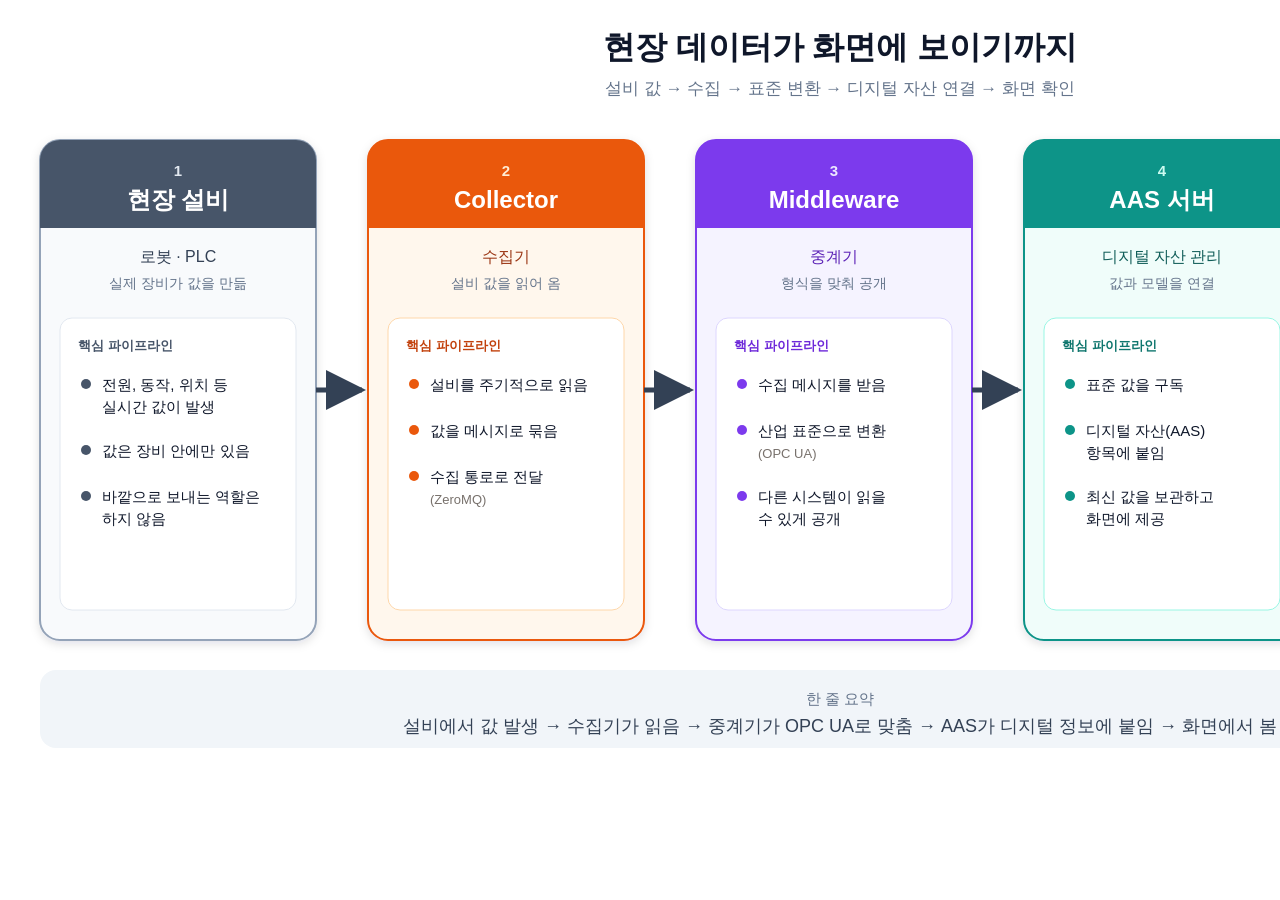
<file: docs/flow-diagram.html>
<!doctype html>
<html lang="ko">
<head>
<meta charset="utf-8">
<style>
  html, body { margin: 0; padding: 0; background: #ffffff; }
  svg { display: block; font-family: "NanumSquare", "Noto Sans CJK KR", "Noto Sans CJK TC", sans-serif; }
</style>
</head>
<body>
<svg xmlns="http://www.w3.org/2000/svg" width="1680" height="780" viewBox="0 0 1680 780">
  <defs>
    <marker id="arr" viewBox="0 0 10 10" refX="9" refY="5" markerWidth="8" markerHeight="8" orient="auto-start-reverse">
      <path d="M0,0 L10,5 L0,10 z" fill="#334155"/>
    </marker>
    <filter id="sh" x="-8%" y="-8%" width="116%" height="116%">
      <feDropShadow dx="0" dy="3" stdDeviation="5" flood-color="#0f172a" flood-opacity="0.12"/>
    </filter>
  </defs>

  <text x="840" y="58" text-anchor="middle" font-size="32" font-weight="800" fill="#0f172a">현장 데이터가 화면에 보이기까지</text>
  <text x="840" y="94" text-anchor="middle" font-size="17" fill="#64748b">설비 값 → 수집 → 표준 변환 → 디지털 자산 연결 → 화면 확인</text>

  <!-- 1 현장 -->
  <g filter="url(#sh)">
    <rect x="40" y="140" width="276" height="500" rx="20" fill="#f8fafc" stroke="#94a3b8" stroke-width="2"/>
  </g>
  <rect x="40" y="140" width="276" height="88" rx="20" fill="#475569"/>
  <rect x="40" y="196" width="276" height="32" fill="#475569"/>
  <text x="178" y="176" text-anchor="middle" font-size="15" fill="#e2e8f0" font-weight="700">1</text>
  <text x="178" y="208" text-anchor="middle" font-size="24" font-weight="800" fill="#ffffff">현장 설비</text>
  <text x="178" y="262" text-anchor="middle" font-size="16" fill="#334155">로봇 · PLC</text>
  <text x="178" y="288" text-anchor="middle" font-size="14" fill="#64748b">실제 장비가 값을 만듦</text>
  <rect x="60" y="318" width="236" height="292" rx="12" fill="#ffffff" stroke="#e2e8f0"/>
  <text x="78" y="350" font-size="13" font-weight="800" fill="#475569">핵심 파이프라인</text>
  <circle cx="86" cy="384" r="5" fill="#475569"/>
  <text x="102" y="390" font-size="15" fill="#0f172a">전원, 동작, 위치 등</text>
  <text x="102" y="412" font-size="15" fill="#0f172a">실시간 값이 발생</text>
  <circle cx="86" cy="450" r="5" fill="#475569"/>
  <text x="102" y="456" font-size="15" fill="#0f172a">값은 장비 안에만 있음</text>
  <circle cx="86" cy="496" r="5" fill="#475569"/>
  <text x="102" y="502" font-size="15" fill="#0f172a">바깥으로 보내는 역할은</text>
  <text x="102" y="524" font-size="15" fill="#0f172a">하지 않음</text>

  <!-- 2 Collector -->
  <g filter="url(#sh)">
    <rect x="368" y="140" width="276" height="500" rx="20" fill="#fff7ed" stroke="#ea580c" stroke-width="2"/>
  </g>
  <rect x="368" y="140" width="276" height="88" rx="20" fill="#ea580c"/>
  <rect x="368" y="196" width="276" height="32" fill="#ea580c"/>
  <text x="506" y="176" text-anchor="middle" font-size="15" fill="#ffedd5" font-weight="700">2</text>
  <text x="506" y="208" text-anchor="middle" font-size="24" font-weight="800" fill="#ffffff">Collector</text>
  <text x="506" y="262" text-anchor="middle" font-size="16" fill="#9a3412">수집기</text>
  <text x="506" y="288" text-anchor="middle" font-size="14" fill="#64748b">설비 값을 읽어 옴</text>
  <rect x="388" y="318" width="236" height="292" rx="12" fill="#ffffff" stroke="#fed7aa"/>
  <text x="406" y="350" font-size="13" font-weight="800" fill="#c2410c">핵심 파이프라인</text>
  <circle cx="414" cy="384" r="5" fill="#ea580c"/>
  <text x="430" y="390" font-size="15" fill="#0f172a">설비를 주기적으로 읽음</text>
  <circle cx="414" cy="430" r="5" fill="#ea580c"/>
  <text x="430" y="436" font-size="15" fill="#0f172a">값을 메시지로 묶음</text>
  <circle cx="414" cy="476" r="5" fill="#ea580c"/>
  <text x="430" y="482" font-size="15" fill="#0f172a">수집 통로로 전달</text>
  <text x="430" y="504" font-size="13" fill="#78716c">(ZeroMQ)</text>

  <!-- 3 Middleware -->
  <g filter="url(#sh)">
    <rect x="696" y="140" width="276" height="500" rx="20" fill="#f5f3ff" stroke="#7c3aed" stroke-width="2"/>
  </g>
  <rect x="696" y="140" width="276" height="88" rx="20" fill="#7c3aed"/>
  <rect x="696" y="196" width="276" height="32" fill="#7c3aed"/>
  <text x="834" y="176" text-anchor="middle" font-size="15" fill="#ede9fe" font-weight="700">3</text>
  <text x="834" y="208" text-anchor="middle" font-size="24" font-weight="800" fill="#ffffff">Middleware</text>
  <text x="834" y="262" text-anchor="middle" font-size="16" fill="#5b21b6">중계기</text>
  <text x="834" y="288" text-anchor="middle" font-size="14" fill="#64748b">형식을 맞춰 공개</text>
  <rect x="716" y="318" width="236" height="292" rx="12" fill="#ffffff" stroke="#ddd6fe"/>
  <text x="734" y="350" font-size="13" font-weight="800" fill="#6d28d9">핵심 파이프라인</text>
  <circle cx="742" cy="384" r="5" fill="#7c3aed"/>
  <text x="758" y="390" font-size="15" fill="#0f172a">수집 메시지를 받음</text>
  <circle cx="742" cy="430" r="5" fill="#7c3aed"/>
  <text x="758" y="436" font-size="15" fill="#0f172a">산업 표준으로 변환</text>
  <text x="758" y="458" font-size="13" fill="#78716c">(OPC UA)</text>
  <circle cx="742" cy="496" r="5" fill="#7c3aed"/>
  <text x="758" y="502" font-size="15" fill="#0f172a">다른 시스템이 읽을</text>
  <text x="758" y="524" font-size="15" fill="#0f172a">수 있게 공개</text>

  <!-- 4 AAS -->
  <g filter="url(#sh)">
    <rect x="1024" y="140" width="276" height="500" rx="20" fill="#f0fdfa" stroke="#0d9488" stroke-width="2"/>
  </g>
  <rect x="1024" y="140" width="276" height="88" rx="20" fill="#0d9488"/>
  <rect x="1024" y="196" width="276" height="32" fill="#0d9488"/>
  <text x="1162" y="176" text-anchor="middle" font-size="15" fill="#ccfbf1" font-weight="700">4</text>
  <text x="1162" y="208" text-anchor="middle" font-size="24" font-weight="800" fill="#ffffff">AAS 서버</text>
  <text x="1162" y="262" text-anchor="middle" font-size="16" fill="#115e59">디지털 자산 관리</text>
  <text x="1162" y="288" text-anchor="middle" font-size="14" fill="#64748b">값과 모델을 연결</text>
  <rect x="1044" y="318" width="236" height="292" rx="12" fill="#ffffff" stroke="#99f6e4"/>
  <text x="1062" y="350" font-size="13" font-weight="800" fill="#0f766e">핵심 파이프라인</text>
  <circle cx="1070" cy="384" r="5" fill="#0d9488"/>
  <text x="1086" y="390" font-size="15" fill="#0f172a">표준 값을 구독</text>
  <circle cx="1070" cy="430" r="5" fill="#0d9488"/>
  <text x="1086" y="436" font-size="15" fill="#0f172a">디지털 자산(AAS)</text>
  <text x="1086" y="458" font-size="15" fill="#0f172a">항목에 붙임</text>
  <circle cx="1070" cy="496" r="5" fill="#0d9488"/>
  <text x="1086" y="502" font-size="15" fill="#0f172a">최신 값을 보관하고</text>
  <text x="1086" y="524" font-size="15" fill="#0f172a">화면에 제공</text>

  <!-- 5 화면 -->
  <g filter="url(#sh)">
    <rect x="1352" y="140" width="276" height="500" rx="20" fill="#f0fdf4" stroke="#16a34a" stroke-width="2"/>
  </g>
  <rect x="1352" y="140" width="276" height="88" rx="20" fill="#16a34a"/>
  <rect x="1352" y="196" width="276" height="32" fill="#16a34a"/>
  <text x="1490" y="176" text-anchor="middle" font-size="15" fill="#dcfce7" font-weight="700">5</text>
  <text x="1490" y="208" text-anchor="middle" font-size="24" font-weight="800" fill="#ffffff">화면</text>
  <text x="1490" y="262" text-anchor="middle" font-size="16" fill="#166534">웹 뷰어</text>
  <text x="1490" y="288" text-anchor="middle" font-size="14" fill="#64748b">사람이 확인하는 곳</text>
  <rect x="1372" y="318" width="236" height="292" rx="12" fill="#ffffff" stroke="#bbf7d0"/>
  <text x="1390" y="350" font-size="13" font-weight="800" fill="#15803d">핵심 파이프라인</text>
  <circle cx="1398" cy="384" r="5" fill="#16a34a"/>
  <text x="1414" y="390" font-size="15" fill="#0f172a">서버에서 최신 값을</text>
  <text x="1414" y="412" font-size="15" fill="#0f172a">받아 옴</text>
  <circle cx="1398" cy="450" r="5" fill="#16a34a"/>
  <text x="1414" y="456" font-size="15" fill="#0f172a">설비 구조(트리)로 표시</text>
  <circle cx="1398" cy="496" r="5" fill="#16a34a"/>
  <text x="1414" y="502" font-size="15" fill="#0f172a">실시간 그래프로</text>
  <text x="1414" y="524" font-size="15" fill="#0f172a">변화를 보여 줌</text>

  <!-- arrows between cards -->
  <line x1="316" y1="390" x2="362" y2="390" stroke="#334155" stroke-width="5" marker-end="url(#arr)"/>
  <line x1="644" y1="390" x2="690" y2="390" stroke="#334155" stroke-width="5" marker-end="url(#arr)"/>
  <line x1="972" y1="390" x2="1018" y2="390" stroke="#334155" stroke-width="5" marker-end="url(#arr)"/>
  <line x1="1300" y1="390" x2="1346" y2="390" stroke="#334155" stroke-width="5" marker-end="url(#arr)"/>

  <!-- bottom story -->
  <rect x="40" y="670" width="1588" height="78" rx="16" fill="#f1f5f9"/>
  <text x="840" y="704" text-anchor="middle" font-size="15" fill="#64748b">한 줄 요약</text>
  <text x="840" y="732" text-anchor="middle" font-size="18" fill="#334155">설비에서 값 발생 → 수집기가 읽음 → 중계기가 OPC UA로 맞춤 → AAS가 디지털 정보에 붙임 → 화면에서 봄</text>
</svg>
</body>
</html>
</file>
